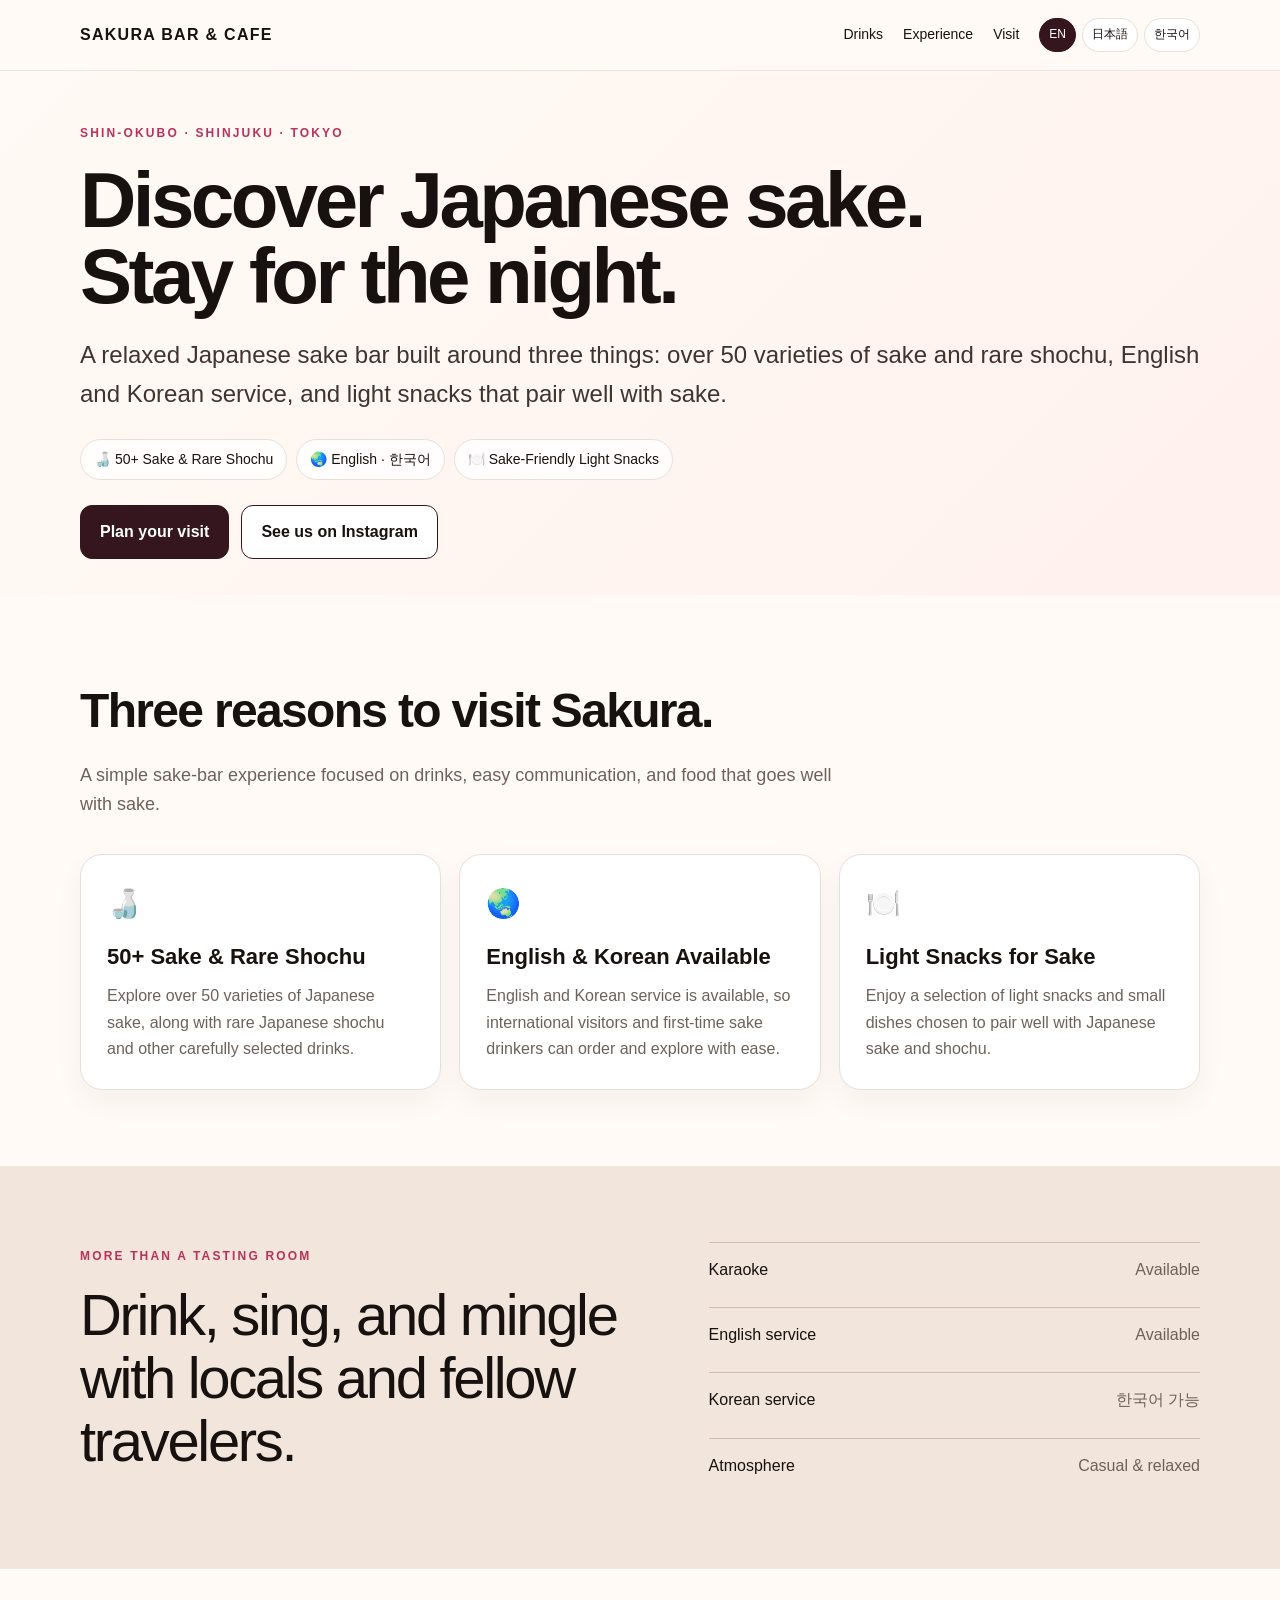
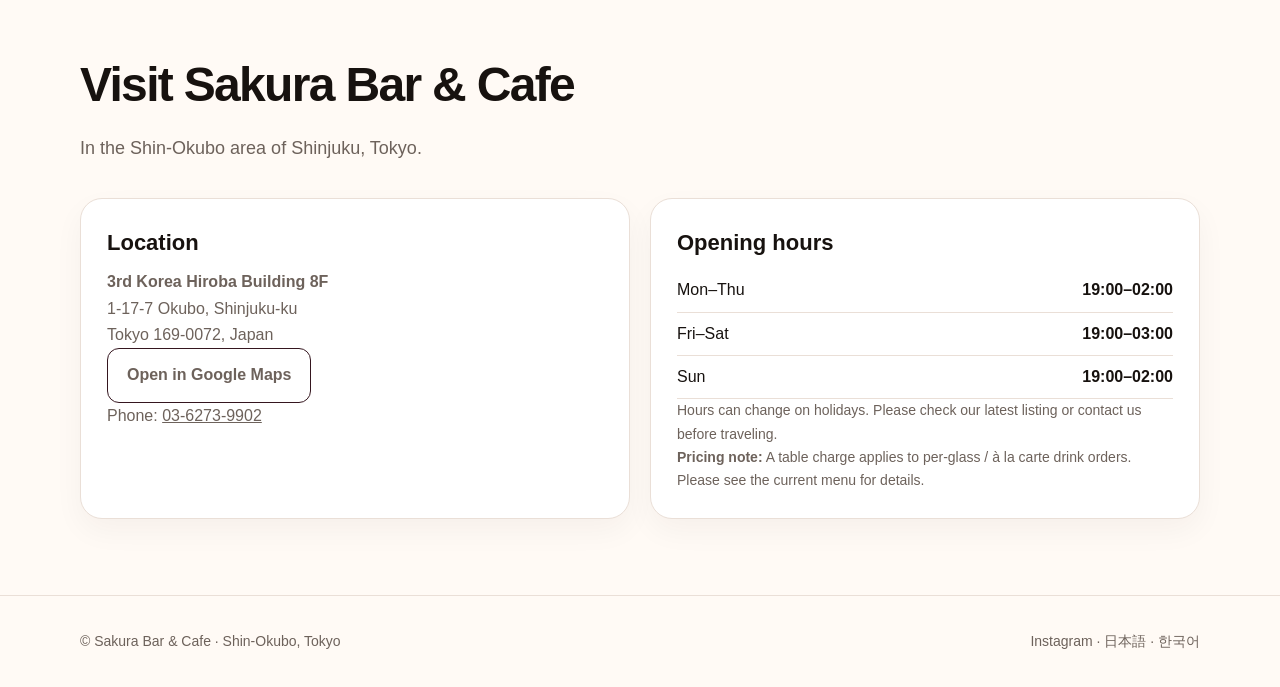
<file: sakura_sake_tokyo_site/index.html>
<!doctype html>
<html lang="en">
<head>
<meta charset="utf-8"><meta name="viewport" content="width=device-width,initial-scale=1">
<title>Sakura Bar & Cafe | Japanese Sake Bar in Shin-Okubo, Tokyo</title>
<meta name="description" content="Japanese sake bar in Shin-Okubo, Shinjuku, Tokyo with 50+ varieties of sake, rare shochu, English/Korean service, and light snacks that pair well with sake.">
<link rel="canonical" href="https://sakurasaketokyo.com/">
<link rel="alternate" hreflang="en" href="https://sakurasaketokyo.com/"><link rel="alternate" hreflang="ja" href="https://sakurasaketokyo.com/ja/"><link rel="alternate" hreflang="ko" href="https://sakurasaketokyo.com/ko/"><link rel="alternate" hreflang="x-default" href="https://sakurasaketokyo.com/">
<meta property="og:title" content="Sakura Bar & Cafe | Japanese Sake Bar in Shin-Okubo"><meta property="og:description" content="50+ Japanese sake and rare shochu, English/Korean service, and light snacks that pair well with sake in Shin-Okubo, Tokyo."><meta property="og:type" content="restaurant"><meta property="og:url" content="https://sakurasaketokyo.com/">
<link rel="stylesheet" href="/style.css">
<script type="application/ld+json">{"@context":"https://schema.org","@type":"BarOrPub","name":"Sakura Bar & Cafe","url":"https://sakurasaketokyo.com/","telephone":"+81-3-6273-9902","description":"A casual Japanese sake bar in Shin-Okubo, Shinjuku, Tokyo with over 50 varieties of Japanese sake and rare Japanese shochu. English and Korean service is available, with light snacks that pair well with sake.","servesCuisine":["Japanese","Bar food"],"priceRange":"¥¥","address":{"@type":"PostalAddress","streetAddress":"1-17-7 Okubo, 3rd Korea Hiroba Building 8F","addressLocality":"Shinjuku-ku","addressRegion":"Tokyo","postalCode":"169-0072","addressCountry":"JP"},"sameAs":["https://www.instagram.com/sakurabarandcafe"],"openingHours":["Mo-Th 19:00-02:00","Fr-Sa 19:00-03:00","Su 19:00-02:00"],"knowsLanguage":["en","ja","ko"]}</script>
</head>
<body>
<header class="topbar"><div class="wrap nav"><a class="brand" href="/">SAKURA BAR & CAFE</a><nav class="navlinks"><a href="#drinks">Drinks</a><a href="#experience">Experience</a><a href="#visit">Visit</a><div class="langs"><a href="/" aria-current="page">EN</a><a href="/ja/">日本語</a><a href="/ko/">한국어</a></div></nav></div></header>
<main>
<section class="hero"><div class="wrap hero-inner"><div class="eyebrow">Shin-Okubo · Shinjuku · Tokyo</div><h1>Discover Japanese sake.<br>Stay for the night.</h1><p class="lead">A relaxed Japanese sake bar built around three things: over 50 varieties of sake and rare shochu, English and Korean service, and light snacks that pair well with sake.</p><div class="pillrow"><span class="pill">🍶 50+ Sake & Rare Shochu</span><span class="pill">🌏 English · 한국어</span><span class="pill">🍽️ Sake-Friendly Light Snacks</span></div><div class="cta"><a class="btn primary" href="#visit">Plan your visit</a><a class="btn secondary" href="https://www.instagram.com/sakurabarandcafe" rel="noopener">See us on Instagram</a></div></div></section>
<section id="drinks"><div class="wrap"><div class="section-head"><h2>Three reasons to visit Sakura.</h2><p>A simple sake-bar experience focused on drinks, easy communication, and food that goes well with sake.</p></div><div class="grid3"><article class="card"><div class="icon">🍶</div><h3>50+ Sake & Rare Shochu</h3><p>Explore over 50 varieties of Japanese sake, along with rare Japanese shochu and other carefully selected drinks.</p></article><article class="card"><div class="icon">🌏</div><h3>English & Korean Available</h3><p>English and Korean service is available, so international visitors and first-time sake drinkers can order and explore with ease.</p></article><article class="card"><div class="icon">🍽️</div><h3>Light Snacks for Sake</h3><p>Enjoy a selection of light snacks and small dishes chosen to pair well with Japanese sake and shochu.</p></article></div></div></section>
<section id="experience" class="band"><div class="wrap facts"><div><div class="eyebrow">More than a tasting room</div><p class="bigfact">Drink, sing, and mingle with locals and fellow travelers.</p></div><div class="factlist"><div class="fact"><span>Karaoke</span><span>Available</span></div><div class="fact"><span>English service</span><span>Available</span></div><div class="fact"><span>Korean service</span><span>한국어 가능</span></div><div class="fact"><span>Atmosphere</span><span>Casual & relaxed</span></div></div></div></section>
<section id="visit"><div class="wrap"><div class="section-head"><h2>Visit Sakura Bar & Cafe</h2><p>In the Shin-Okubo area of Shinjuku, Tokyo.</p></div><div class="info"><div class="card"><h3>Location</h3><p><strong>3rd Korea Hiroba Building 8F</strong><br>1-17-7 Okubo, Shinjuku-ku<br>Tokyo 169-0072, Japan</p><p><a class="btn secondary" href="https://www.google.com/maps/search/?api=1&query=Sakura+Bar+%26+Cafe+Shin-Okubo+Tokyo" rel="noopener">Open in Google Maps</a></p><p>Phone: <a href="tel:+81362739902">03-6273-9902</a></p></div><div class="card"><h3>Opening hours</h3><table class="hours"><tr><td>Mon–Thu</td><td>19:00–02:00</td></tr><tr><td>Fri–Sat</td><td>19:00–03:00</td></tr><tr><td>Sun</td><td>19:00–02:00</td></tr></table><p class="note">Hours can change on holidays. Please check our latest listing or contact us before traveling.</p><p class="note"><strong>Pricing note:</strong> A table charge applies to per-glass / à la carte drink orders. Please see the current menu for details.</p></div></div></div></section>
</main><footer class="footer"><div class="wrap footer-inner"><span>© Sakura Bar & Cafe · Shin-Okubo, Tokyo</span><span><a href="https://www.instagram.com/sakurabarandcafe">Instagram</a> · <a href="/ja/">日本語</a> · <a href="/ko/">한국어</a></span></div></footer>
</body></html>
</file>
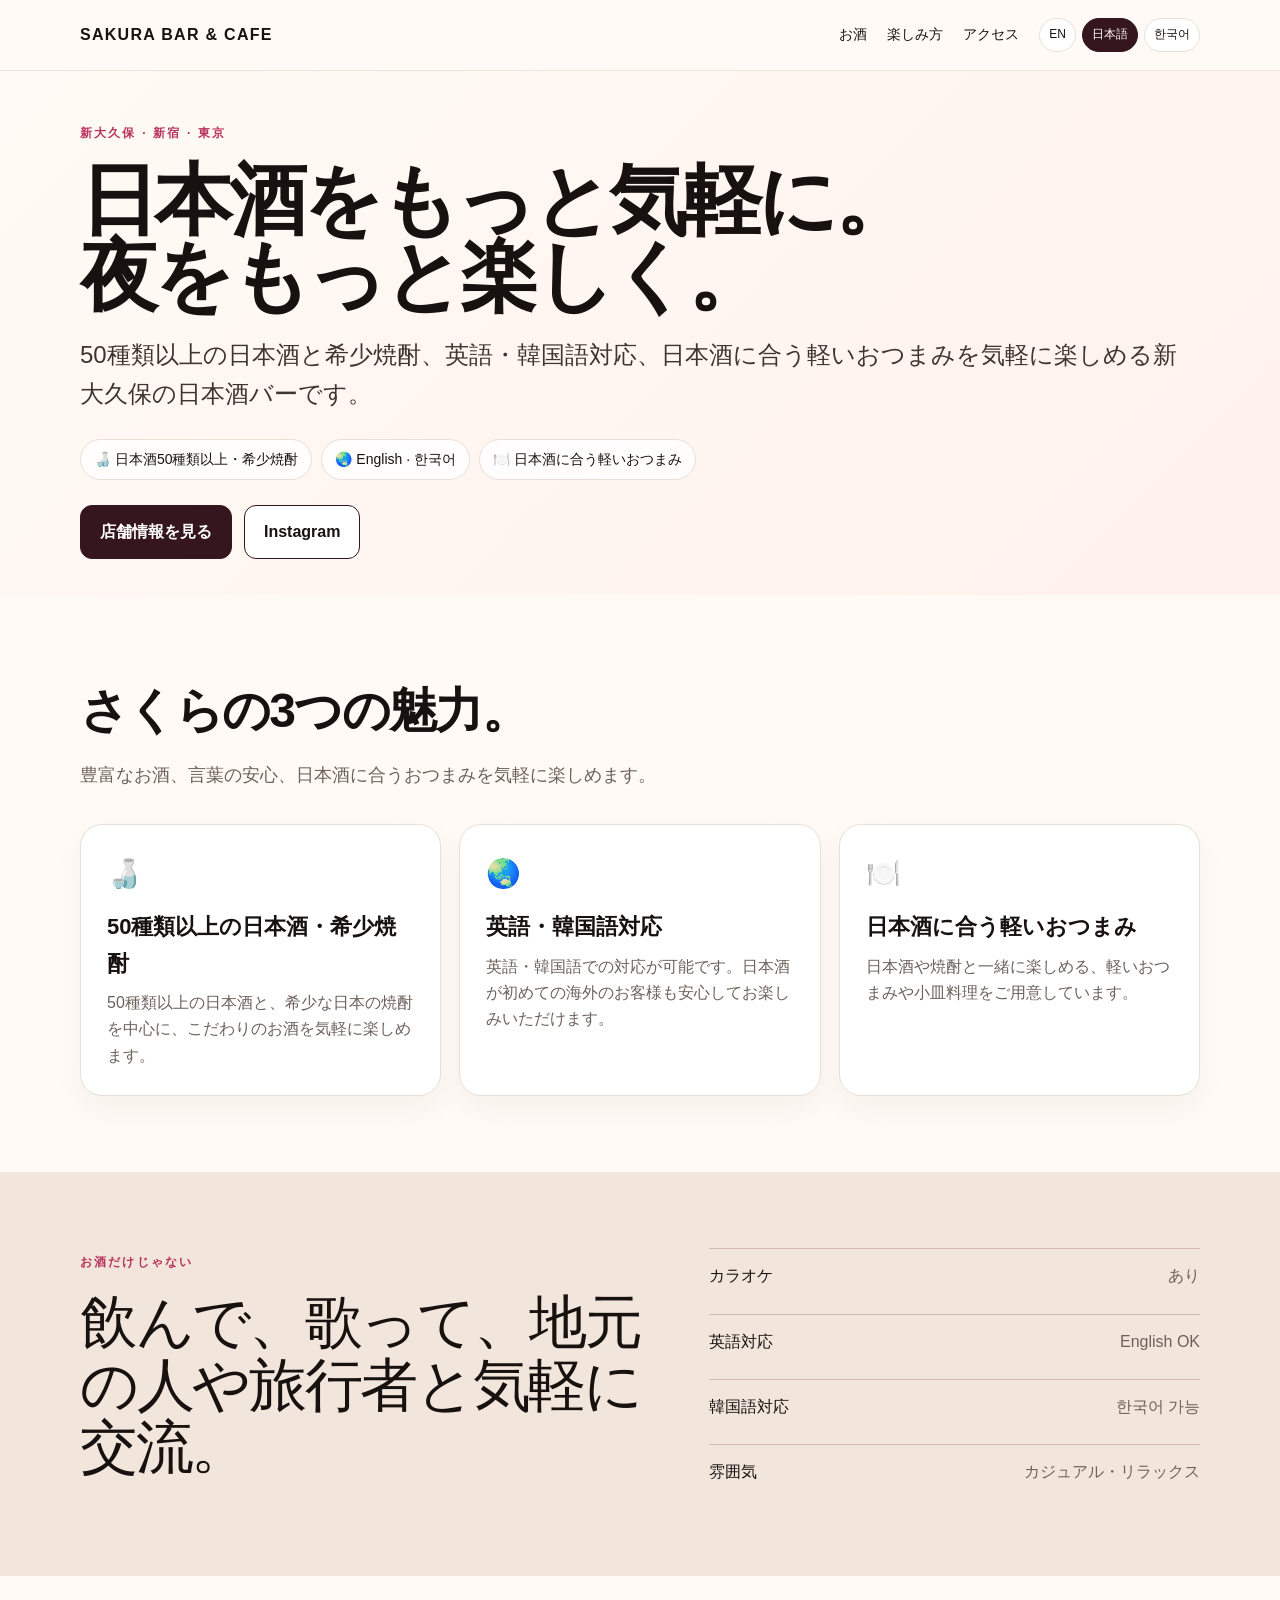
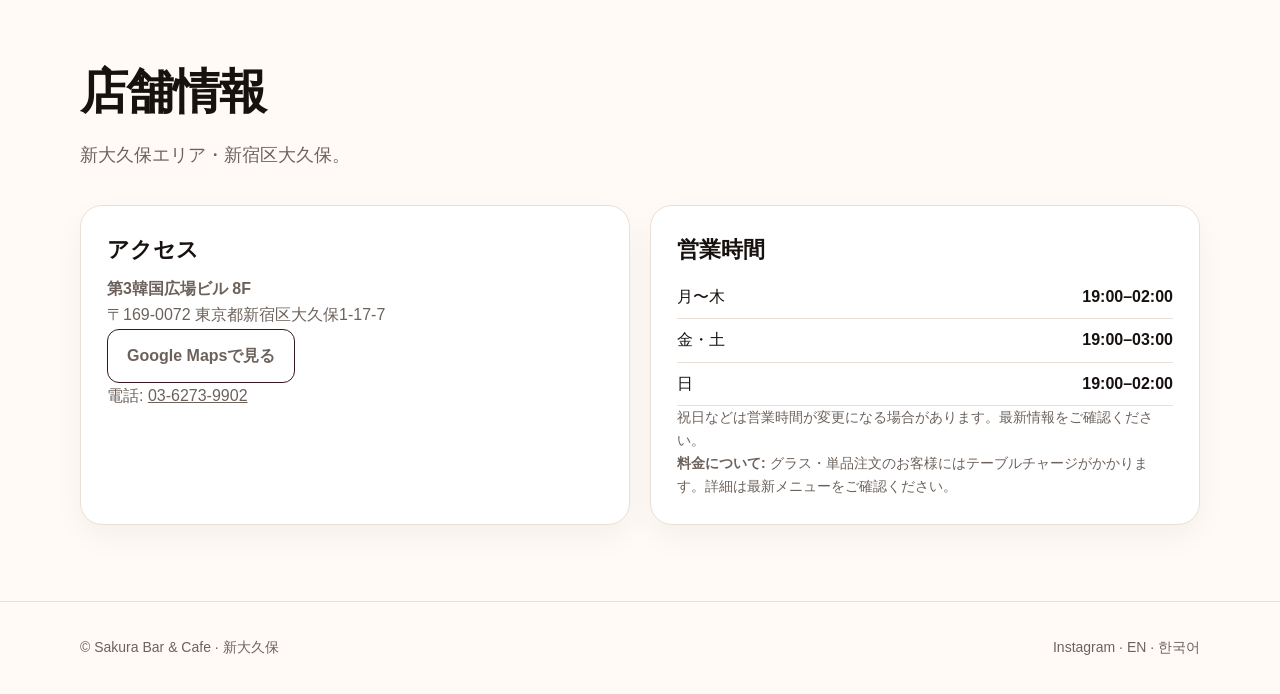
<file: sakura_sake_tokyo_site/ja/index.html>
<!doctype html><html lang="ja"><head><meta charset="utf-8"><meta name="viewport" content="width=device-width,initial-scale=1"><title>さくら Bar & Cafe | 新大久保の日本酒バー</title><meta name="description" content="新大久保・新宿の日本酒バー。50種類以上の日本酒と希少焼酎、英語・韓国語対応、日本酒に合う軽いおつまみを楽しめます。"><link rel="canonical" href="https://sakurasaketokyo.com/ja/"><link rel="alternate" hreflang="en" href="https://sakurasaketokyo.com/"><link rel="alternate" hreflang="ja" href="https://sakurasaketokyo.com/ja/"><link rel="alternate" hreflang="ko" href="https://sakurasaketokyo.com/ko/"><link rel="stylesheet" href="/style.css"></head><body><header class="topbar"><div class="wrap nav"><a class="brand" href="/ja/">SAKURA BAR & CAFE</a><nav class="navlinks"><a href="#drinks">お酒</a><a href="#experience">楽しみ方</a><a href="#visit">アクセス</a><div class="langs"><a href="/">EN</a><a href="/ja/" aria-current="page">日本語</a><a href="/ko/">한국어</a></div></nav></div></header><main><section class="hero"><div class="wrap hero-inner"><div class="eyebrow">新大久保 · 新宿 · 東京</div><h1>日本酒をもっと気軽に。<br>夜をもっと楽しく。</h1><p class="lead">50種類以上の日本酒と希少焼酎、英語・韓国語対応、日本酒に合う軽いおつまみを気軽に楽しめる新大久保の日本酒バーです。</p><div class="pillrow"><span class="pill">🍶 日本酒50種類以上・希少焼酎</span><span class="pill">🌏 English · 한국어</span><span class="pill">🍽️ 日本酒に合う軽いおつまみ</span></div><div class="cta"><a class="btn primary" href="#visit">店舗情報を見る</a><a class="btn secondary" href="https://www.instagram.com/sakurabarandcafe">Instagram</a></div></div></section><section id="drinks"><div class="wrap"><div class="section-head"><h2>さくらの3つの魅力。</h2><p>豊富なお酒、言葉の安心、日本酒に合うおつまみを気軽に楽しめます。</p></div><div class="grid3"><article class="card"><div class="icon">🍶</div><h3>50種類以上の日本酒・希少焼酎</h3><p>50種類以上の日本酒と、希少な日本の焼酎を中心に、こだわりのお酒を気軽に楽しめます。</p></article><article class="card"><div class="icon">🌏</div><h3>英語・韓国語対応</h3><p>英語・韓国語での対応が可能です。日本酒が初めての海外のお客様も安心してお楽しみいただけます。</p></article><article class="card"><div class="icon">🍽️</div><h3>日本酒に合う軽いおつまみ</h3><p>日本酒や焼酎と一緒に楽しめる、軽いおつまみや小皿料理をご用意しています。</p></article></div></div></section><section id="experience" class="band"><div class="wrap facts"><div><div class="eyebrow">お酒だけじゃない</div><p class="bigfact">飲んで、歌って、地元の人や旅行者と気軽に交流。</p></div><div class="factlist"><div class="fact"><span>カラオケ</span><span>あり</span></div><div class="fact"><span>英語対応</span><span>English OK</span></div><div class="fact"><span>韓国語対応</span><span>한국어 가능</span></div><div class="fact"><span>雰囲気</span><span>カジュアル・リラックス</span></div></div></div></section><section id="visit"><div class="wrap"><div class="section-head"><h2>店舗情報</h2><p>新大久保エリア・新宿区大久保。</p></div><div class="info"><div class="card"><h3>アクセス</h3><p><strong>第3韓国広場ビル 8F</strong><br>〒169-0072 東京都新宿区大久保1-17-7</p><p><a class="btn secondary" href="https://www.google.com/maps/search/?api=1&query=Sakura+Bar+%26+Cafe+Shin-Okubo+Tokyo">Google Mapsで見る</a></p><p>電話: <a href="tel:+81362739902">03-6273-9902</a></p></div><div class="card"><h3>営業時間</h3><table class="hours"><tr><td>月〜木</td><td>19:00–02:00</td></tr><tr><td>金・土</td><td>19:00–03:00</td></tr><tr><td>日</td><td>19:00–02:00</td></tr></table><p class="note">祝日などは営業時間が変更になる場合があります。最新情報をご確認ください。</p><p class="note"><strong>料金について:</strong> グラス・単品注文のお客様にはテーブルチャージがかかります。詳細は最新メニューをご確認ください。</p></div></div></div></section></main><footer class="footer"><div class="wrap footer-inner"><span>© Sakura Bar & Cafe · 新大久保</span><span><a href="https://www.instagram.com/sakurabarandcafe">Instagram</a> · <a href="/">EN</a> · <a href="/ko/">한국어</a></span></div></footer></body></html>
</file>
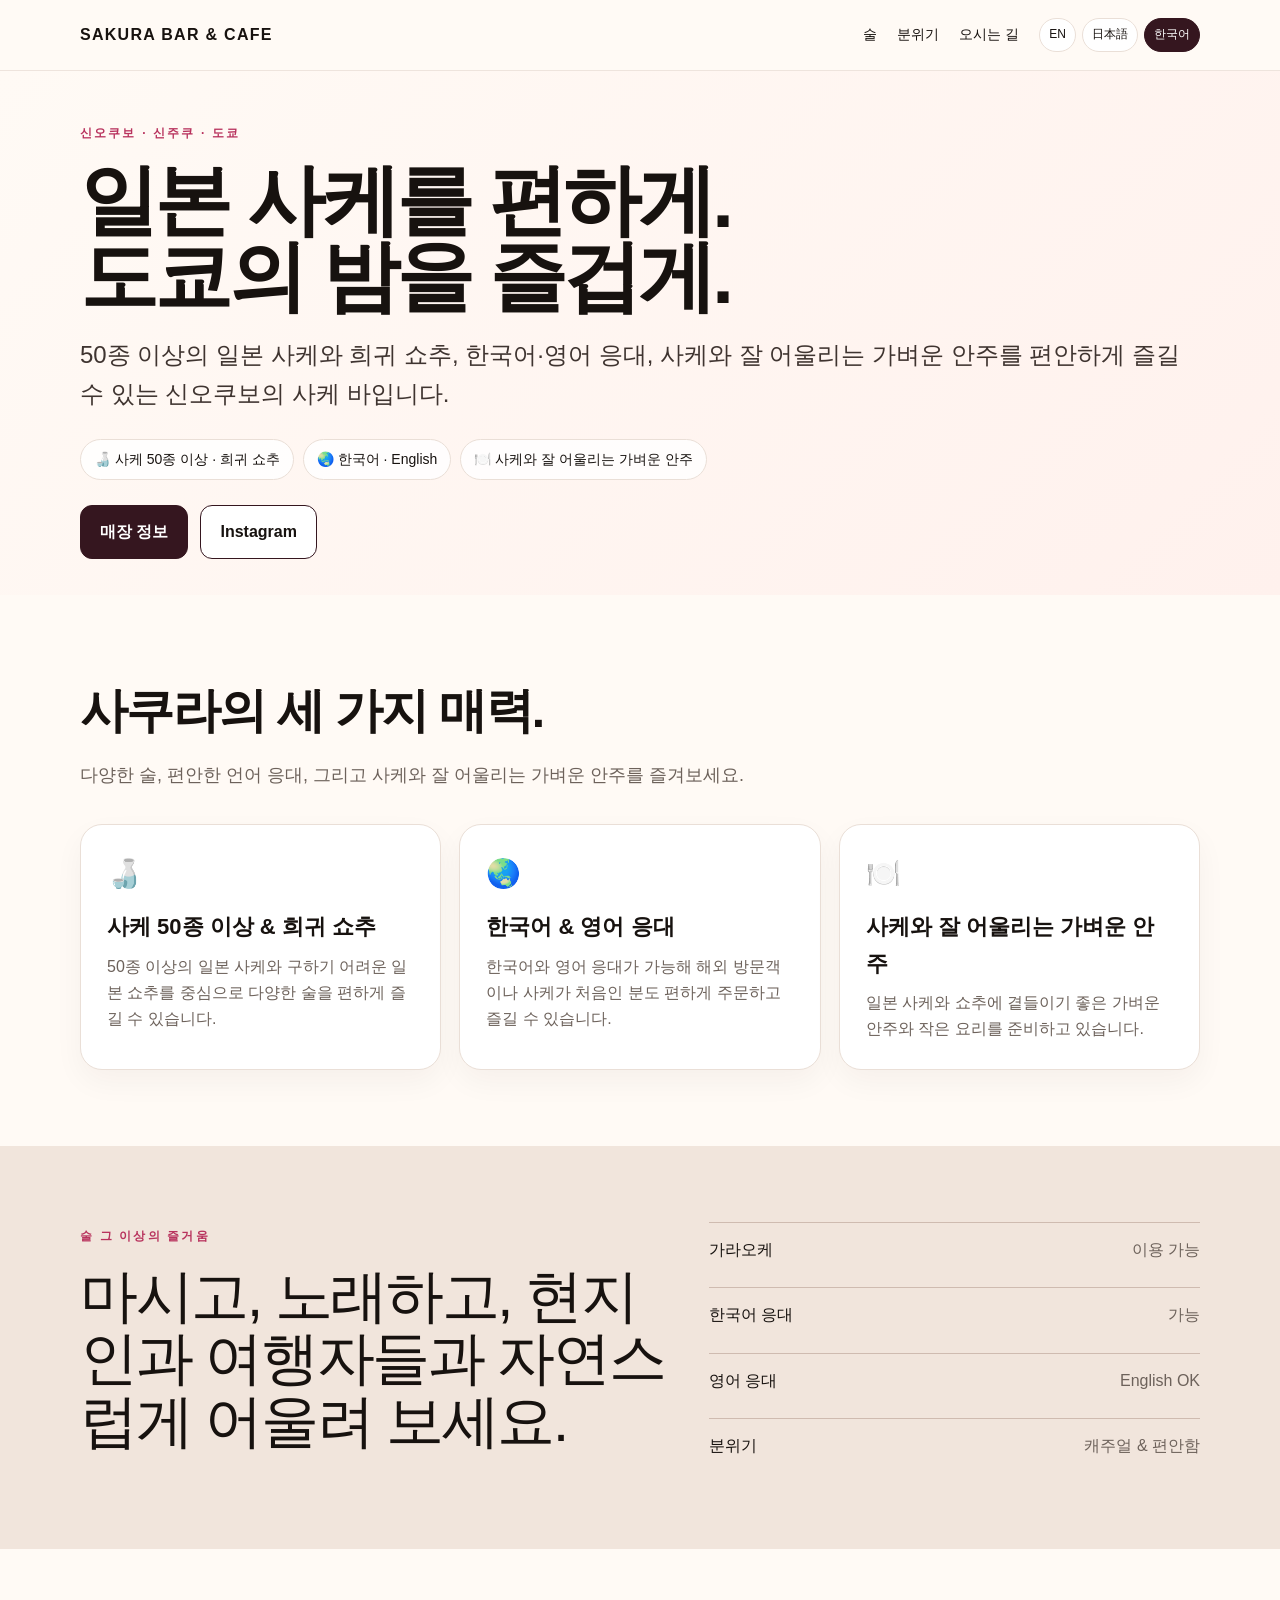
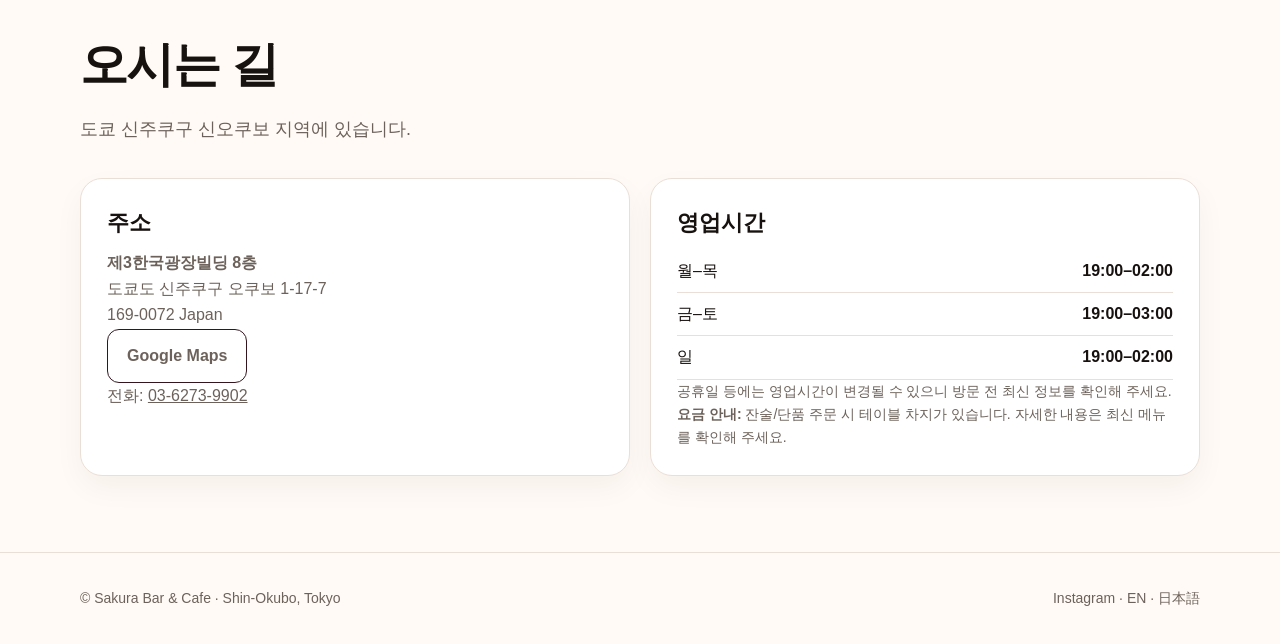
<file: sakura_sake_tokyo_site/ko/index.html>
<!doctype html><html lang="ko"><head><meta charset="utf-8"><meta name="viewport" content="width=device-width,initial-scale=1"><title>Sakura Bar & Cafe | 신오쿠보 사케 바</title><meta name="description" content="도쿄 신오쿠보의 일본 사케 바. 50종 이상의 사케와 희귀 쇼추, 한국어·영어 응대, 사케와 잘 어울리는 가벼운 안주를 즐길 수 있습니다."><link rel="canonical" href="https://sakurasaketokyo.com/ko/"><link rel="alternate" hreflang="en" href="https://sakurasaketokyo.com/"><link rel="alternate" hreflang="ja" href="https://sakurasaketokyo.com/ja/"><link rel="alternate" hreflang="ko" href="https://sakurasaketokyo.com/ko/"><link rel="stylesheet" href="/style.css"></head><body><header class="topbar"><div class="wrap nav"><a class="brand" href="/ko/">SAKURA BAR & CAFE</a><nav class="navlinks"><a href="#drinks">술</a><a href="#experience">분위기</a><a href="#visit">오시는 길</a><div class="langs"><a href="/">EN</a><a href="/ja/">日本語</a><a href="/ko/" aria-current="page">한국어</a></div></nav></div></header><main><section class="hero"><div class="wrap hero-inner"><div class="eyebrow">신오쿠보 · 신주쿠 · 도쿄</div><h1>일본 사케를 편하게.<br>도쿄의 밤을 즐겁게.</h1><p class="lead">50종 이상의 일본 사케와 희귀 쇼추, 한국어·영어 응대, 사케와 잘 어울리는 가벼운 안주를 편안하게 즐길 수 있는 신오쿠보의 사케 바입니다.</p><div class="pillrow"><span class="pill">🍶 사케 50종 이상 · 희귀 쇼추</span><span class="pill">🌏 한국어 · English</span><span class="pill">🍽️ 사케와 잘 어울리는 가벼운 안주</span></div><div class="cta"><a class="btn primary" href="#visit">매장 정보</a><a class="btn secondary" href="https://www.instagram.com/sakurabarandcafe">Instagram</a></div></div></section><section id="drinks"><div class="wrap"><div class="section-head"><h2>사쿠라의 세 가지 매력.</h2><p>다양한 술, 편안한 언어 응대, 그리고 사케와 잘 어울리는 가벼운 안주를 즐겨보세요.</p></div><div class="grid3"><article class="card"><div class="icon">🍶</div><h3>사케 50종 이상 & 희귀 쇼추</h3><p>50종 이상의 일본 사케와 구하기 어려운 일본 쇼추를 중심으로 다양한 술을 편하게 즐길 수 있습니다.</p></article><article class="card"><div class="icon">🌏</div><h3>한국어 & 영어 응대</h3><p>한국어와 영어 응대가 가능해 해외 방문객이나 사케가 처음인 분도 편하게 주문하고 즐길 수 있습니다.</p></article><article class="card"><div class="icon">🍽️</div><h3>사케와 잘 어울리는 가벼운 안주</h3><p>일본 사케와 쇼추에 곁들이기 좋은 가벼운 안주와 작은 요리를 준비하고 있습니다.</p></article></div></div></section><section id="experience" class="band"><div class="wrap facts"><div><div class="eyebrow">술 그 이상의 즐거움</div><p class="bigfact">마시고, 노래하고, 현지인과 여행자들과 자연스럽게 어울려 보세요.</p></div><div class="factlist"><div class="fact"><span>가라오케</span><span>이용 가능</span></div><div class="fact"><span>한국어 응대</span><span>가능</span></div><div class="fact"><span>영어 응대</span><span>English OK</span></div><div class="fact"><span>분위기</span><span>캐주얼 & 편안함</span></div></div></div></section><section id="visit"><div class="wrap"><div class="section-head"><h2>오시는 길</h2><p>도쿄 신주쿠구 신오쿠보 지역에 있습니다.</p></div><div class="info"><div class="card"><h3>주소</h3><p><strong>제3한국광장빌딩 8층</strong><br>도쿄도 신주쿠구 오쿠보 1-17-7<br>169-0072 Japan</p><p><a class="btn secondary" href="https://www.google.com/maps/search/?api=1&query=Sakura+Bar+%26+Cafe+Shin-Okubo+Tokyo">Google Maps</a></p><p>전화: <a href="tel:+81362739902">03-6273-9902</a></p></div><div class="card"><h3>영업시간</h3><table class="hours"><tr><td>월–목</td><td>19:00–02:00</td></tr><tr><td>금–토</td><td>19:00–03:00</td></tr><tr><td>일</td><td>19:00–02:00</td></tr></table><p class="note">공휴일 등에는 영업시간이 변경될 수 있으니 방문 전 최신 정보를 확인해 주세요.</p><p class="note"><strong>요금 안내:</strong> 잔술/단품 주문 시 테이블 차지가 있습니다. 자세한 내용은 최신 메뉴를 확인해 주세요.</p></div></div></div></section></main><footer class="footer"><div class="wrap footer-inner"><span>© Sakura Bar & Cafe · Shin-Okubo, Tokyo</span><span><a href="https://www.instagram.com/sakurabarandcafe">Instagram</a> · <a href="/">EN</a> · <a href="/ja/">日本語</a></span></div></footer></body></html>
</file>
<file: style.css>
:root{--ink:#17120f;--muted:#6d625b;--paper:#fffaf5;--card:#fff;--sakura:#b8325d;--deep:#35161f;--gold:#b58a43;--line:#eadfd7;--max:1120px}
*{box-sizing:border-box}html{scroll-behavior:smooth}body{margin:0;font-family:Inter,ui-sans-serif,-apple-system,BlinkMacSystemFont,"Segoe UI",Roboto,"Noto Sans",Arial,sans-serif;color:var(--ink);background:var(--paper);line-height:1.65}a{color:inherit}.wrap{width:min(var(--max),calc(100% - 40px));margin:auto}
.topbar{position:sticky;top:0;z-index:30;background:rgba(255,250,245,.94);backdrop-filter:blur(12px);border-bottom:1px solid rgba(234,223,215,.8)}.nav{height:70px;display:flex;align-items:center;justify-content:space-between;gap:16px}.brand{font-weight:800;letter-spacing:.08em;text-decoration:none}.navlinks{display:flex;align-items:center;gap:20px;font-size:14px}.navlinks a{text-decoration:none}.langs{display:flex;gap:6px}.langs a{border:1px solid var(--line);padding:6px 9px;border-radius:999px;background:#fff;font-size:12px}.langs a[aria-current="page"]{background:var(--deep);color:#fff;border-color:var(--deep)}
.hero{padding:48px 0 36px;background:linear-gradient(135deg,#fffaf5,#fff1ed)}.hero-grid{display:grid;grid-template-columns:1.02fr .98fr;gap:38px;align-items:center}.hero-copy{padding:36px 0}.eyebrow{display:inline-block;text-transform:uppercase;letter-spacing:.18em;font-weight:700;color:var(--sakura);font-size:12px;margin-bottom:18px}.hero h1{font-size:clamp(44px,7vw,78px);line-height:.98;margin:0 0 20px;letter-spacing:-.045em}.hero .lead{font-size:clamp(18px,2vw,24px);color:#3f3430;margin:0}.hero-media{display:grid;grid-template-columns:1fr 1fr;gap:10px;align-items:start}.hero-media img{width:100%;height:auto;max-width:100%;border-radius:22px;display:block}.hero-media img:first-child{grid-column:1/3}.photo-credit{font-size:11px;color:var(--muted);margin-top:8px;text-align:right}.pillrow{display:flex;flex-wrap:wrap;gap:9px;margin:25px 0}.pill{border:1px solid var(--line);background:rgba(255,255,255,.84);padding:8px 13px;border-radius:999px;font-size:14px}.cta{display:flex;gap:12px;flex-wrap:wrap;margin-top:25px}.btn{display:inline-flex;align-items:center;justify-content:center;padding:13px 19px;border-radius:12px;text-decoration:none;font-weight:750;border:1px solid var(--deep)}.btn.primary{background:var(--deep);color:#fff}.btn.secondary{background:#fff}
section{padding:76px 0}.section-head{max-width:760px;margin-bottom:34px}.section-head h2{font-size:clamp(30px,4vw,48px);margin:0 0 10px;letter-spacing:-.035em}.section-head p{margin:0;color:var(--muted);font-size:18px}.grid3{display:grid;grid-template-columns:repeat(3,1fr);gap:18px}.card{background:var(--card);border:1px solid var(--line);border-radius:22px;padding:26px;box-shadow:0 12px 30px rgba(53,22,31,.045)}.icon{font-size:28px}.card h3{font-size:22px;margin:12px 0 8px}.card p{margin:0;color:var(--muted)}
.photo-strip{display:grid;grid-template-columns:1fr 1fr 1fr;gap:12px;margin-top:28px;align-items:start}.photo-strip img{width:100%;height:auto;max-width:100%;border-radius:18px;display:block}
.pairing{background:var(--deep);color:#fff}.pairing-grid{display:grid;grid-template-columns:1fr 1fr;gap:44px;align-items:center}.pairing h2{font-size:clamp(36px,5vw,62px);line-height:1.05;margin:0 0 18px;letter-spacing:-.04em}.pairing p{color:#eadbd5;font-size:18px}.pairing .btn.secondary{color:var(--deep)}.pairing-points{display:grid;grid-template-columns:1fr 1fr;gap:12px;margin:26px 0}.pairing-point{border:1px solid rgba(255,255,255,.18);border-radius:16px;padding:15px}.pairing-point strong{display:block;font-size:20px}.pairing-point span{font-size:13px;color:#dbcac3}.pairing-photo img{width:100%;height:auto;max-width:100%;border-radius:24px;display:block}
.band{background:#f1e5dc}.facts{display:grid;grid-template-columns:1.1fr .9fr;gap:28px;align-items:start}.bigfact{font-size:clamp(34px,5vw,58px);line-height:1.08;margin:0;letter-spacing:-.04em}.factlist{display:grid;gap:10px}.fact{border-top:1px solid #cfbbb0;padding:14px 0;display:flex;justify-content:space-between;gap:20px}.fact span:last-child{text-align:right;color:var(--muted)}
#visit{padding-top:76px}.info{display:grid;grid-template-columns:1fr 1fr;gap:20px}.info h3{margin-top:0}.hours{width:100%;border-collapse:collapse}.hours td{padding:8px 0;border-bottom:1px solid var(--line)}.hours td:last-child{text-align:right;font-weight:650}.note{font-size:14px;color:var(--muted);margin-top:14px}
.menu-section{background:#171513;color:#f8f1ea}.menu-section .section-head p{color:#cfc3b9}.menu-section .eyebrow{color:#d7b477}.menu-details{border:1px solid rgba(215,180,119,.35);border-radius:18px;background:#211e1b;margin:14px 0;overflow:hidden}.menu-details summary{cursor:pointer;list-style:none;padding:20px 24px;font-size:22px;font-weight:800;display:flex;justify-content:space-between;align-items:center;gap:16px;color:#e0bf82}.menu-details summary::-webkit-details-marker{display:none}.menu-details summary:after{content:"＋";font-size:24px;font-weight:400}.menu-details[open] summary:after{content:"−"}.menu-details[open] summary{border-bottom:1px solid rgba(215,180,119,.25)}.menu-body{padding:22px 24px 26px}.menu-note{margin:0 0 18px;color:#cfc3b9;font-size:14px}.menu-columns{display:grid;grid-template-columns:1fr 1fr;gap:28px}.menu-group{margin-bottom:24px}.menu-group h3{font-size:15px;text-transform:uppercase;letter-spacing:.12em;color:#d7b477;margin:0 0 10px}.menu-row{display:grid;grid-template-columns:minmax(0,1fr) auto;gap:18px;padding:7px 0;border-bottom:1px solid rgba(255,255,255,.08);align-items:start}.menu-row:last-child{border-bottom:0}.menu-row span:first-child{min-width:0}.menu-row .price{font-weight:750;white-space:nowrap}.menu-row small{display:block;color:#b9aea6;font-size:12px;margin-top:2px;line-height:1.45}.menu-subprice{font-variant-numeric:tabular-nums}.menu-highlight{background:#302b27;border:1px solid rgba(255,255,255,.08);border-radius:14px;padding:14px 16px;margin-bottom:18px}.menu-highlight .menu-row{padding:5px 0}
.footer{padding:34px 0;border-top:1px solid var(--line);color:var(--muted);font-size:14px}.footer-inner{display:flex;justify-content:space-between;gap:20px;flex-wrap:wrap}.footer a{text-decoration:none}
@media(max-width:860px){.navlinks>a{display:none}.hero-grid,.pairing-grid,.facts,.info,.grid3,.menu-columns{grid-template-columns:1fr}.hero{padding-top:20px}.photo-strip{grid-template-columns:1fr 1fr}.photo-strip img:first-child{grid-column:1/3}.pairing-photo img{width:100%}.wrap{width:min(var(--max),calc(100% - 28px))}section{padding:56px 0}#visit{padding-top:56px}}
@media(max-width:520px){.brand{font-size:12px}.hero-media{grid-template-columns:1fr}.hero-media img:first-child{grid-column:auto}.hero-media img{border-radius:16px}.pairing-points{grid-template-columns:1fr}.photo-strip{grid-template-columns:1fr}.photo-strip img,.photo-strip img:first-child{grid-column:auto}.menu-details summary{font-size:18px;padding:17px 18px}.menu-body{padding:18px}.menu-row{gap:10px;font-size:14px}}
</file>
